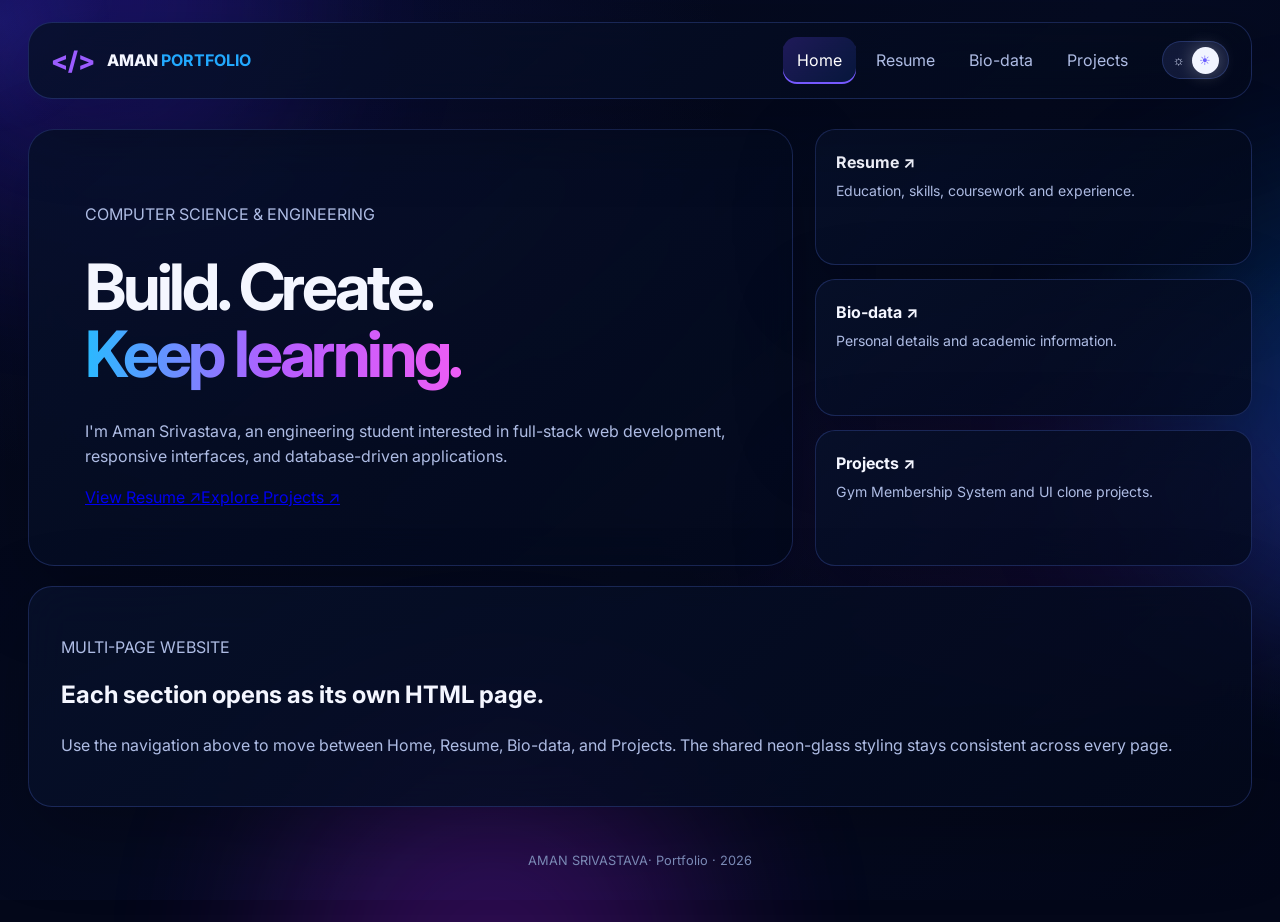
<file: index.html>
<!DOCTYPE html>
<html lang="en">
<head>
<meta charset="UTF-8"><meta name="viewport" content="width=device-width, initial-scale=1.0">
<meta name="description" content="Atharva R Kulkarni's resume and multi-page portfolio website.">
<title>Home | Aman Srivastava</title>
<link rel="preconnect" href="https://fonts.googleapis.com"><link rel="preconnect" href="https://fonts.gstatic.com" crossorigin>
<link href="https://fonts.googleapis.com/css2?family=Inter:wght@400;500;600;700;800&family=Kalam:wght@400;700&display=swap" rel="stylesheet">
<link rel="stylesheet" href="style.css">
</head><body>

<div class="ambient ambient-one"></div><div class="ambient ambient-two"></div><div class="ambient ambient-three"></div><div class="cursor-glow" aria-hidden="true"></div>
<header class="site-topbar glass">
  <a class="site-brand" href="index.html"><span class="site-brand-icon">&lt;/&gt;</span><span>AMAN <b>PORTFOLIO</b></span></a>
  <button class="site-menu" aria-label="Toggle navigation" aria-expanded="false">☰</button>
  <nav class="site-nav" aria-label="Main navigation"><a href="index.html" class="active">Home</a><a href="resume.html" class="">Resume</a><a href="biodata.html" class="">Bio-data</a><a href="projects.html" class="">Projects</a></nav>
  <button id="themeToggle" class="theme-toggle" type="button" aria-label="Toggle theme" title="Toggle theme"><span>☼</span><span class="theme-knob">☀</span></button>
</header>
<main class="page-wrap">
<section class="home-grid">
 <div class="home-hero glass">
  <p class="eyebrow">COMPUTER SCIENCE & ENGINEERING</p>
  <h1>Build. Create.<br><span>Keep learning.</span></h1>
  <p>I'm Aman Srivastava, an engineering student interested in full-stack web development, responsive interfaces, and database-driven applications.</p>
  <div class="action-row"><a class="btn btn-primary" href="resume.html">View Resume ↗</a><a class="btn btn-secondary" href="projects.html">Explore Projects ↗</a></div>
 </div>
 <div class="quick-links">
  <a class="quick-link glass" href="resume.html"><strong>Resume ↗</strong><span>Education, skills, coursework and experience.</span></a>
  <a class="quick-link glass" href="biodata.html"><strong>Bio-data ↗</strong><span>Personal details and academic information.</span></a>
  <a class="quick-link glass" href="projects.html"><strong>Projects ↗</strong><span>Gym Membership System and UI clone projects.</span></a>
 </div>
</section>
<section class="content-card glass" style="margin-top:20px"><p class="eyebrow">MULTI-PAGE WEBSITE</p><h2>Each section opens as its own HTML page.</h2><p>Use the navigation above to move between Home, Resume, Bio-data, and Projects. The shared neon-glass styling stays consistent across every page.</p></section>
</main>
<footer class="site-footer">AMAN SRIVASTAVA· Portfolio · <span data-year></span></footer>
<script src="script.js"></script>
</body></html>
</file>
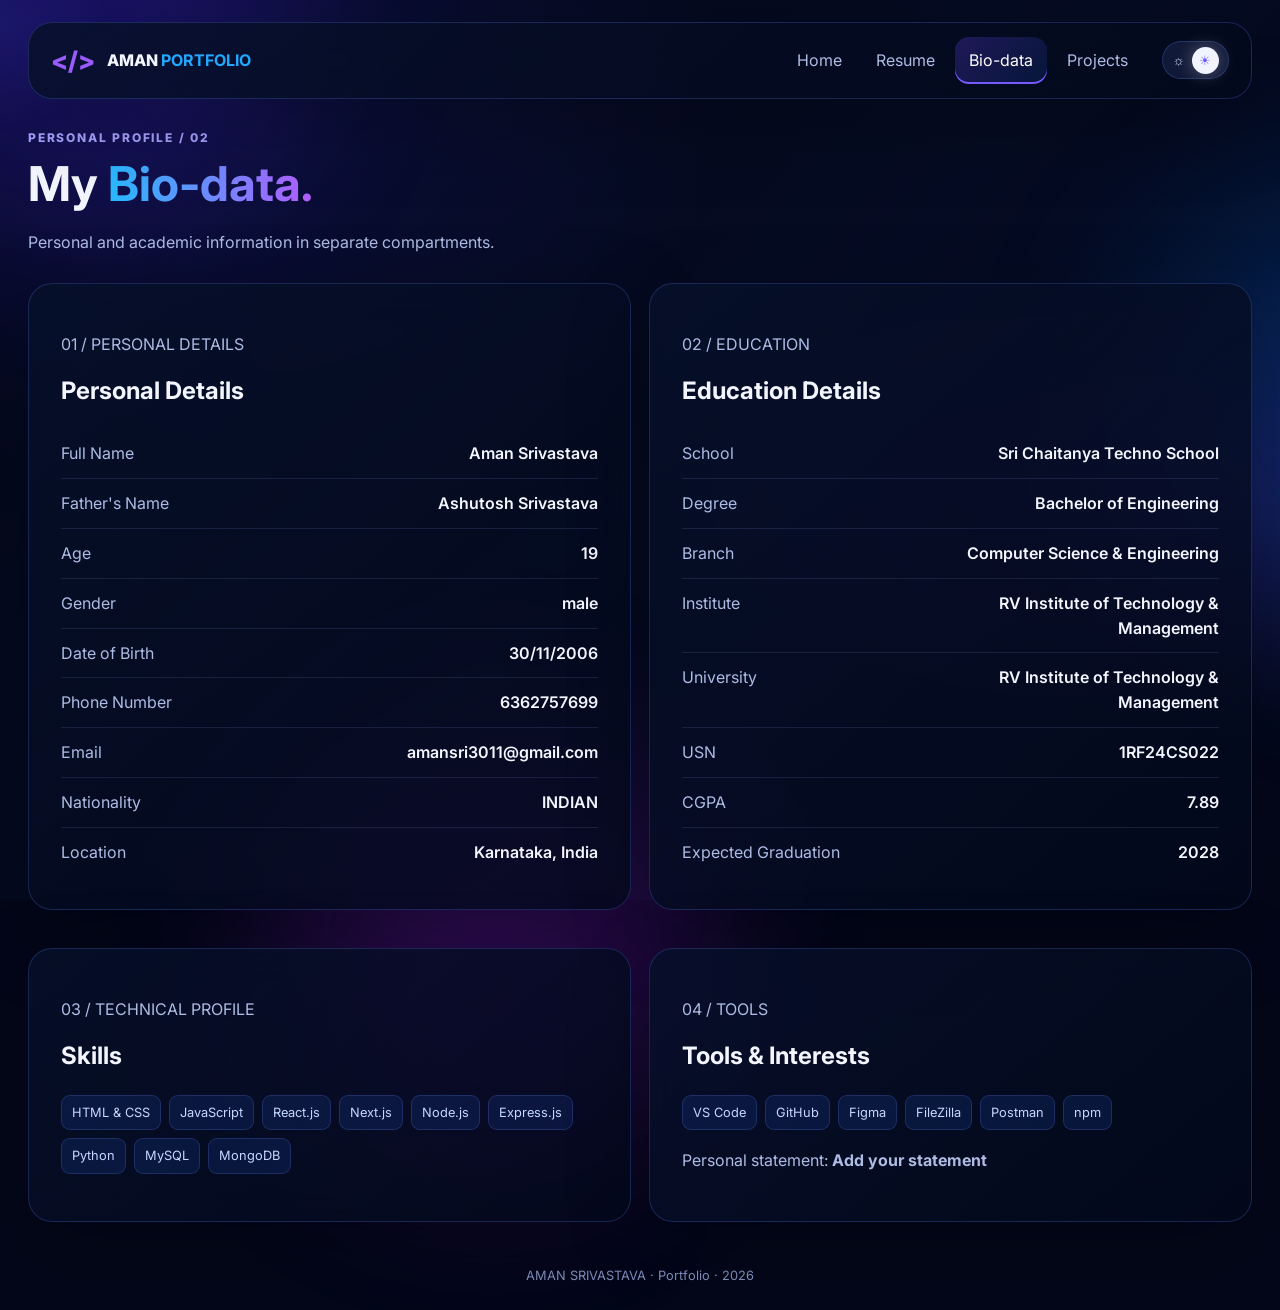
<file: biodata.html>
<!DOCTYPE html>
<html lang="en">
<head>
<meta charset="UTF-8"><meta name="viewport" content="width=device-width, initial-scale=1.0">
<meta name="description" content="Atharva R Kulkarni's resume and multi-page portfolio website.">
<title>Bio-data | Aman Srivastava</title>
<link rel="preconnect" href="https://fonts.googleapis.com"><link rel="preconnect" href="https://fonts.gstatic.com" crossorigin>
<link href="https://fonts.googleapis.com/css2?family=Inter:wght@400;500;600;700;800&family=Kalam:wght@400;700&display=swap" rel="stylesheet">
<link rel="stylesheet" href="style.css">
</head><body>

<div class="ambient ambient-one"></div><div class="ambient ambient-two"></div><div class="ambient ambient-three"></div><div class="cursor-glow" aria-hidden="true"></div>
<header class="site-topbar glass">
  <a class="site-brand" href="index.html"><span class="site-brand-icon">&lt;/&gt;</span><span>AMAN <b>PORTFOLIO</b></span></a>
  <button class="site-menu" aria-label="Toggle navigation" aria-expanded="false">☰</button>
  <nav class="site-nav" aria-label="Main navigation"><a href="index.html" class="">Home</a><a href="resume.html" class="">Resume</a><a href="biodata.html" class="active">Bio-data</a><a href="projects.html" class="">Projects</a></nav>
  <button id="themeToggle" class="theme-toggle" type="button" aria-label="Toggle theme" title="Toggle theme"><span>☼</span><span class="theme-knob">☀</span></button>
</header>
<main class="page-wrap">
<div class="page-heading"><p class="eyebrow">PERSONAL PROFILE / 02</p><h1>My <span>Bio-data.</span></h1><p>Personal and academic information in separate compartments.</p></div>
<div class="page-grid">
 <section class="content-card glass"><p class="eyebrow">01 / PERSONAL DETAILS</p><h2>Personal Details</h2><div class="data-table">
 <div><span>Full Name</span><strong>Aman Srivastava</strong></div><div><span>Father's Name</span><strong>Ashutosh Srivastava</strong></div><div><span>Age</span><strong>19</strong></div><div><span>Gender</span><strong>male</strong></div><div><span>Date of Birth</span><strong>30/11/2006</strong></div><div><span>Phone Number</span><strong>6362757699</strong></div><div><span>Email</span><strong>amansri3011@gmail.com</strong></div><div><span>Nationality</span><strong>INDIAN</strong></div><div><span>Location</span><strong>Karnataka, India</strong></div>
 </div></section>
 <section class="content-card glass"><p class="eyebrow">02 / EDUCATION</p><h2>Education Details</h2><div class="data-table"><div><span>School</span><strong>Sri Chaitanya Techno School</strong></div><div><span>Degree</span><strong>Bachelor of Engineering</strong></div><div><span>Branch</span><strong>Computer Science & Engineering</strong></div><div><span>Institute</span><strong>RV Institute of Technology & Management</strong></div><div><span>University</span><strong>RV Institute of Technology & Management</strong></div><div><span>USN</span><strong>1RF24CS022</strong></div><div><span>CGPA</span><strong>7.89</strong></div><div><span>Expected Graduation</span><strong>2028</strong></div>
 </div></section>
 <section class="content-card glass"><p class="eyebrow">03 / TECHNICAL PROFILE</p><h2>Skills</h2><div class="tag-row"><span>HTML & CSS</span><span>JavaScript</span><span>React.js</span><span>Next.js</span><span>Node.js</span><span>Express.js</span><span>Python</span><span>MySQL</span><span>MongoDB</span></div></section>
 <section class="content-card glass"><p class="eyebrow">04 / TOOLS</p><h2>Tools & Interests</h2><div class="tag-row"><span>VS Code</span><span>GitHub</span><span>Figma</span><span>FileZilla</span><span>Postman</span><span>npm</span></div><p style="margin-top:18px">Personal statement: <strong>Add your statement</strong></p></section>
</div>
</main>
<footer class="site-footer">AMAN SRIVASTAVA · Portfolio · <span data-year></span></footer>
<script src="script.js"></script>
</body></html>
</file>
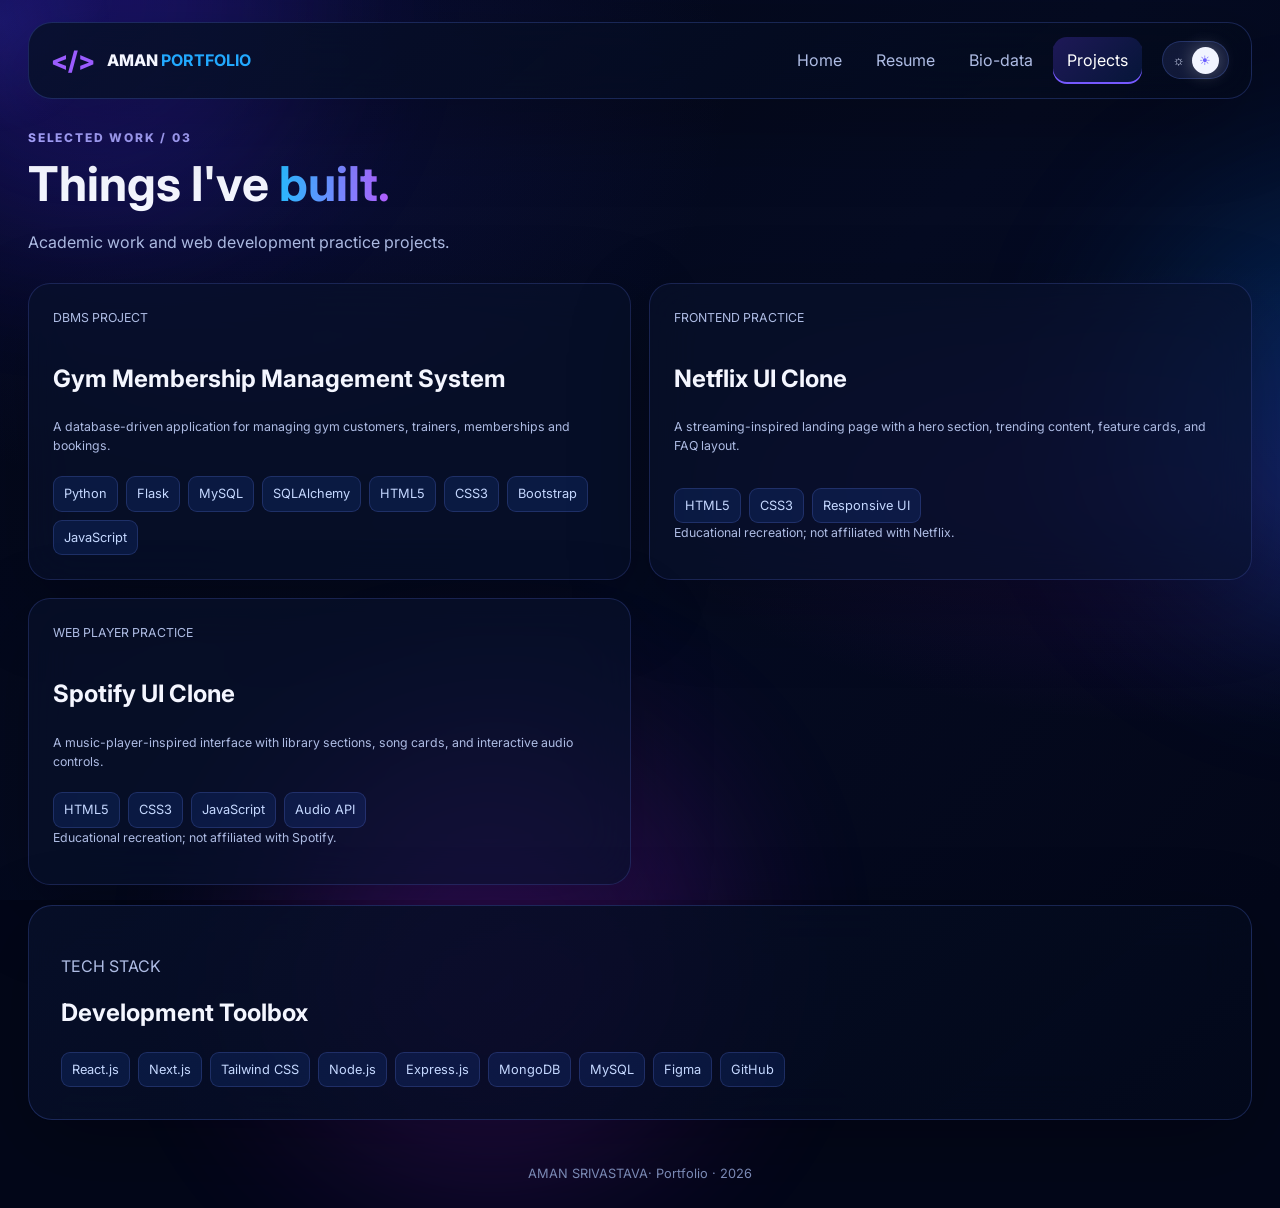
<file: projects.html>
<!DOCTYPE html>
<html lang="en">
<head>
<meta charset="UTF-8"><meta name="viewport" content="width=device-width, initial-scale=1.0">
<meta name="description" content="Atharva R Kulkarni's resume and multi-page portfolio website.">
<title>Projects | Aman Srivastava</title>
<link rel="preconnect" href="https://fonts.googleapis.com"><link rel="preconnect" href="https://fonts.gstatic.com" crossorigin>
<link href="https://fonts.googleapis.com/css2?family=Inter:wght@400;500;600;700;800&family=Kalam:wght@400;700&display=swap" rel="stylesheet">
<link rel="stylesheet" href="style.css">
</head><body>

<div class="ambient ambient-one"></div><div class="ambient ambient-two"></div><div class="ambient ambient-three"></div><div class="cursor-glow" aria-hidden="true"></div>
<header class="site-topbar glass">
  <a class="site-brand" href="index.html"><span class="site-brand-icon">&lt;/&gt;</span><span>AMAN <b>PORTFOLIO</b></span></a>
  <button class="site-menu" aria-label="Toggle navigation" aria-expanded="false">☰</button>
  <nav class="site-nav" aria-label="Main navigation"><a href="index.html" class="">Home</a><a href="resume.html" class="">Resume</a><a href="biodata.html" class="">Bio-data</a><a href="projects.html" class="active">Projects</a></nav>
  <button id="themeToggle" class="theme-toggle" type="button" aria-label="Toggle theme" title="Toggle theme"><span>☼</span><span class="theme-knob">☀</span></button>
</header>
<main class="page-wrap">
<div class="page-heading"><p class="eyebrow">SELECTED WORK / 03</p><h1>Things I've <span>built.</span></h1><p>Academic work and web development practice projects.</p></div>
<div class="project-cards">
 <article class="project-card glass"><p class="eyebrow">DBMS PROJECT</p><h2>Gym Membership Management System</h2><p>A database-driven application for managing gym customers, trainers, memberships and bookings.</p><div class="tech-list"><span>Python</span><span>Flask</span><span>MySQL</span><span>SQLAlchemy</span><span>HTML5</span><span>CSS3</span><span>Bootstrap</span><span>JavaScript</span></div></article>
 <article class="project-card glass"><p class="eyebrow">FRONTEND PRACTICE</p><h2>Netflix UI Clone</h2><p>A streaming-inspired landing page with a hero section, trending content, feature cards, and FAQ layout.</p><div class="tech-list"><span>HTML5</span><span>CSS3</span><span>Responsive UI</span></div><p class="muted">Educational recreation; not affiliated with Netflix.</p></article>
 <article class="project-card glass"><p class="eyebrow">WEB PLAYER PRACTICE</p><h2>Spotify UI Clone</h2><p>A music-player-inspired interface with library sections, song cards, and interactive audio controls.</p><div class="tech-list"><span>HTML5</span><span>CSS3</span><span>JavaScript</span><span>Audio API</span></div><p class="muted">Educational recreation; not affiliated with Spotify.</p></article>
</div>
<section class="content-card glass" style="margin-top:20px"><p class="eyebrow">TECH STACK</p><h2>Development Toolbox</h2><div class="tag-row"><span>React.js</span><span>Next.js</span><span>Tailwind CSS</span><span>Node.js</span><span>Express.js</span><span>MongoDB</span><span>MySQL</span><span>Figma</span><span>GitHub</span></div></section>
</main>
<footer class="site-footer">AMAN SRIVASTAVA· Portfolio · <span data-year></span></footer>
<script src="script.js"></script>
</body></html>
</file>
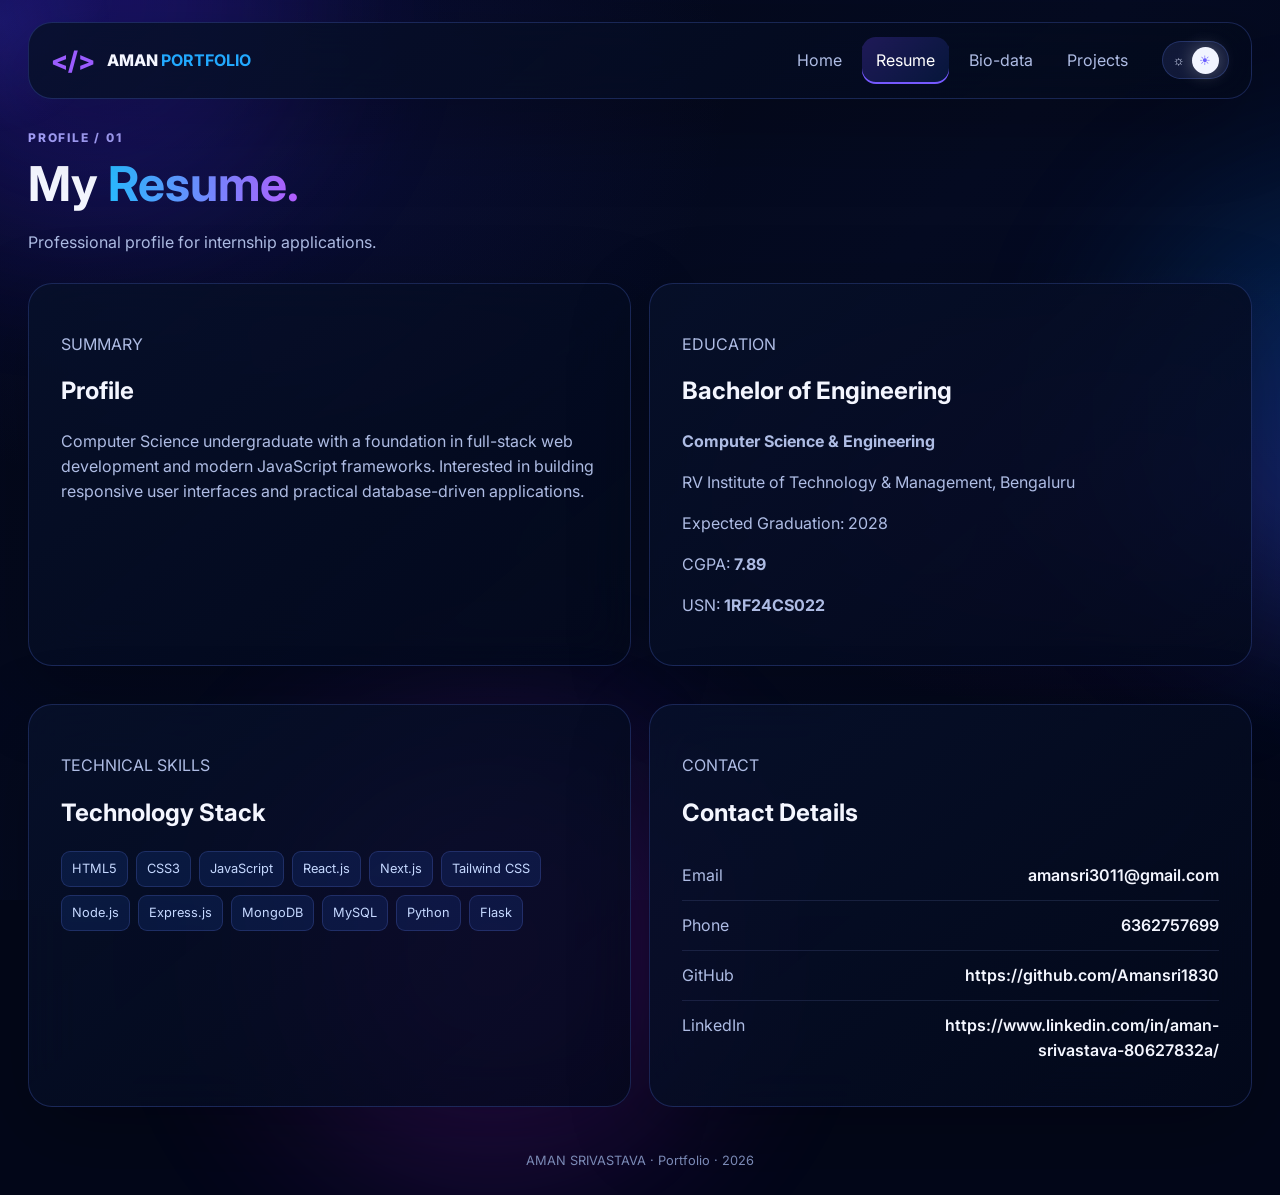
<file: resume.html>
<!DOCTYPE html>
<html lang="en">
<head>
<meta charset="UTF-8"><meta name="viewport" content="width=device-width, initial-scale=1.0">
<meta name="description" content="Atharva R Kulkarni's resume and multi-page portfolio website.">
<title>Resume | Aman Srivastava</title>
<link rel="preconnect" href="https://fonts.googleapis.com"><link rel="preconnect" href="https://fonts.gstatic.com" crossorigin>
<link href="https://fonts.googleapis.com/css2?family=Inter:wght@400;500;600;700;800&family=Kalam:wght@400;700&display=swap" rel="stylesheet">
<link rel="stylesheet" href="style.css">
</head><body>

<div class="ambient ambient-one"></div><div class="ambient ambient-two"></div><div class="ambient ambient-three"></div><div class="cursor-glow" aria-hidden="true"></div>
<header class="site-topbar glass">
  <a class="site-brand" href="index.html"><span class="site-brand-icon">&lt;/&gt;</span><span>AMAN <b>PORTFOLIO</b></span></a>
  <button class="site-menu" aria-label="Toggle navigation" aria-expanded="false">☰</button>
  <nav class="site-nav" aria-label="Main navigation"><a href="index.html" class="">Home</a><a href="resume.html" class="active">Resume</a><a href="biodata.html" class="">Bio-data</a><a href="projects.html" class="">Projects</a></nav>
  <button id="themeToggle" class="theme-toggle" type="button" aria-label="Toggle theme" title="Toggle theme"><span>☼</span><span class="theme-knob">☀</span></button>
</header>
<main class="page-wrap">
<div class="page-heading"><p class="eyebrow">PROFILE / 01</p><h1>My <span>Resume.</span></h1><p>Professional profile for internship applications.</p></div>
<div class="page-grid">
 <section class="content-card glass"><p class="eyebrow">SUMMARY</p><h2>Profile</h2><p>Computer Science undergraduate with a foundation in full-stack web development and modern JavaScript frameworks. Interested in building responsive user interfaces and practical database-driven applications.</p></section>
 <section class="content-card glass"><p class="eyebrow">EDUCATION</p><h2>Bachelor of Engineering</h2><p><strong>Computer Science & Engineering</strong></p><p>RV Institute of Technology & Management, Bengaluru</p><p>Expected Graduation: 2028</p>
  <p>CGPA: <strong>7.89</strong></p><p>USN: <strong>1RF24CS022</strong></p></section>
 <section class="content-card glass"><p class="eyebrow">TECHNICAL SKILLS</p><h2>Technology Stack</h2><div class="tag-row"><span>HTML5</span><span>CSS3</span><span>JavaScript</span><span>React.js</span><span>Next.js</span><span>Tailwind CSS</span><span>Node.js</span><span>Express.js</span><span>MongoDB</span><span>MySQL</span><span>Python</span><span>Flask</span></div></section>
 <section class="content-card glass"><p class="eyebrow">CONTACT</p><h2>Contact Details</h2><div class="data-table"><div><span>Email</span><strong>amansri3011@gmail.com</strong></div><div><span>Phone</span><strong>6362757699</strong></div><div><span>GitHub</span><strong>https://github.com/Amansri1830</strong></div><div><span>LinkedIn</span><strong>https://www.linkedin.com/in/aman-srivastava-80627832a/</strong></div></div></section>
</div>
</main>
<footer class="site-footer">AMAN SRIVASTAVA · Portfolio · <span data-year></span></footer>
<script src="script.js"></script>
</body></html>
</file>
<file: style.css>
@import url('https://fonts.googleapis.com/css2?family=Inter:wght@400;500;600;700;800&family=Kalam:wght@400;700&display=swap');

:root {
  --bg: #030719;
  --panel: rgba(5, 13, 35, .83);
  --panel-soft: rgba(9, 19, 49, .74);
  --line: rgba(98, 129, 255, .23);
  --text: #f4f6ff;
  --muted: #aebce4;
  --blue: #22a9ff;
  --purple: #9b5cff;
  --pink: #ed5df5;
  --shadow: 0 25px 80px rgba(0, 0, 0, .25);
}
* { box-sizing: border-box; }
html { scroll-behavior: smooth; scroll-padding-top: 110px; }
body {
  margin: 0; min-height: 100vh; overflow-x: hidden; background: var(--bg); color: var(--text);
  font-family: Inter, system-ui, sans-serif; line-height: 1.55; position: relative;
}
body::before {
  content: ""; position: fixed; inset: 0; pointer-events: none; z-index: -3;
  background: radial-gradient(ellipse at 15% 10%, rgba(47, 45, 188, .2), transparent 35%),
              radial-gradient(ellipse at 95% 55%, rgba(126, 22, 211, .16), transparent 33%),
              linear-gradient(130deg, #030719, #050b22 55%, #030719);
}
.ambient { position: fixed; width: 420px; height: 420px; border-radius: 50%; filter: blur(95px); opacity: .24; z-index: -2; pointer-events: none; animation: drift 16s ease-in-out infinite alternate; }
.ambient-one { background: #4b24ff; top: -210px; left: -130px; }
.ambient-two { background: #007bff; top: 22%; right: -280px; animation-delay: -5s; }
.ambient-three { background: #b21dff; bottom: -260px; left: 22%; animation-delay: -9s; }
@keyframes drift { from { transform: translate3d(-15px, -10px, 0) scale(.9); } to { transform: translate3d(45px, 35px, 0) scale(1.12); } }
.glass { background: linear-gradient(140deg, rgba(7, 16, 42, .88), rgba(3, 9, 27, .78)); border: 1px solid var(--line); box-shadow: var(--shadow); backdrop-filter: blur(24px); }
.topbar { width: min(1400px, calc(100% - 56px)); min-height: 82px; margin: 22px auto 38px; padding: 12px 25px; border-radius: 24px; display: flex; align-items: center; gap: 28px; position: sticky; top: 12px; z-index: 10; }
.brand { color: var(--text); text-decoration: none; font-weight: 700; font-size: 1.16rem; display: flex; align-items: center; gap: 18px; white-space: nowrap; }
.brand b { background: linear-gradient(90deg, var(--purple), var(--blue)); -webkit-background-clip: text; background-clip: text; color: transparent; }
.brand-icon { font-size: 1.8rem; font-weight: 800; color: var(--purple); text-shadow: 0 0 22px rgba(155, 92, 255, .6); }
.nav { display: flex; align-items: center; justify-content: center; gap: 8px; margin: 0 auto; }
.nav a { text-decoration: none; color: var(--muted); font-size: .94rem; padding: 13px 20px; border-radius: 16px; transition: .25s ease; }
.nav a:hover, .nav a.active { color: white; background: linear-gradient(135deg, rgba(111, 69, 255, .22), rgba(23, 111, 255, .12)); box-shadow: inset 0 -2px 0 #7659ff, 0 0 26px rgba(96, 69, 255, .12); }
.theme-toggle { width: 67px; height: 38px; border: 1px solid var(--line); border-radius: 30px; background: rgba(50, 65, 121, .3); color: #dce4ff; display: flex; align-items: center; justify-content: space-around; cursor: pointer; flex-shrink: 0; }
.theme-knob { display: grid; place-items: center; width: 27px; height: 27px; background: #f1f4ff; color: #6a5cff; border-radius: 50%; box-shadow: 0 0 18px rgba(255,255,255,.3); }
.menu-toggle { display: none; }
.layout { width: min(1400px, calc(100% - 56px)); margin: 0 auto; display: grid; grid-template-columns: 365px minmax(0, 1fr); gap: 28px; align-items: stretch; }
.profile-panel, .content-panel { border-radius: 26px; position: relative; overflow: hidden; }
.profile-panel { padding: 24px 20px; }
.profile-head { text-align: center; padding: 0 6px 22px; border-bottom: 1px solid rgba(139, 160, 235, .16); }
.avatar { width: 92px; height: 92px; margin: 0 auto 12px; display: grid; place-items: center; border: 4px solid transparent; border-radius: 50%; background: linear-gradient(#0a1333, #0a1333) padding-box, linear-gradient(135deg, var(--purple), var(--blue)) border-box; box-shadow: 0 0 28px rgba(123, 79, 255, .24); font-size: 1.7rem; font-weight: 700; color: #d7ccff; }
.profile-head h1 { font-size: 1.35rem; margin: 0 0 3px; letter-spacing: -.03em; }
.profile-head p { margin: 0; color: #e1e7ff; font-size: .94rem; }
.muted { color: var(--muted); font-size: .88rem; }
.side-section { padding: 20px 0; border-bottom: 1px solid rgba(139, 160, 235, .16); }
.side-section h2 { font-size: 1rem; font-weight: 600; display: flex; align-items: center; gap: 12px; margin: 0 0 14px; }
.section-icon { color: #a7a3ff; font-size: 1.25rem; text-shadow: 0 0 15px #6c6bff; }
.detail { display: flex; gap: 12px; align-items: center; text-decoration: none; color: var(--text); margin: 11px 0; min-width: 0; }
.detail-icon { flex-shrink: 0; width: 40px; height: 40px; display: grid; place-items: center; border-radius: 50%; background: linear-gradient(140deg, rgba(37, 125, 255, .38), rgba(122, 77, 255, .2)); border: 1px solid rgba(115, 139, 255, .16); font-size: 1.15rem; }
.detail-icon.linkedin { font-weight: 800; font-size: 1.1rem; }
.detail small, .detail strong { display: block; }
.detail small { color: var(--muted); font-size: .77rem; margin-bottom: 1px; }
.detail strong { font-size: .82rem; font-weight: 500; overflow-wrap: anywhere; }
.detail:hover strong { color: #83cfff; }
.education-card { border: 1px solid rgba(105, 112, 255, .35); background: linear-gradient(140deg, rgba(20, 28, 72, .45), rgba(7, 14, 38, .5)); padding: 16px; border-radius: 17px; }
.education-card h3 { margin: 0 0 4px; font-size: .9rem; line-height: 1.4; }
.education-card p { color: var(--muted); font-size: .83rem; margin: 0 0 10px; }
.education-meta { font-size: .81rem; margin-top: 5px; display: flex; gap: 8px; align-items: center; }
.education-meta span { color: #a7a2ff; }
.sidebar-footer { color: #9db2d9; font-size: .74rem; display: flex; align-items: center; gap: 8px; padding: 17px 0 0; }
.pulse-dot { width: 7px; height: 7px; background: #4ee7bd; border-radius: 50%; box-shadow: 0 0 12px #4ee7bd; }
.content-panel { padding: 38px 30px 90px; min-height: 800px; }
.content-heading { display: flex; align-items: center; gap: 24px; margin: 0 0 44px 15px; position: relative; z-index: 2; }
.heading-icon { width: 72px; height: 72px; flex-shrink: 0; display: grid; place-items: center; border-radius: 50%; font-size: 2rem; background: linear-gradient(135deg, rgba(169, 50, 255, .45), rgba(0, 144, 255, .18)); border: 1px solid rgba(87, 130, 255, .65); box-shadow: 0 0 35px rgba(85, 69, 255, .15); }
.content-heading h2 { font-size: clamp(1.65rem, 3vw, 2.25rem); line-height: 1.2; letter-spacing: -.04em; margin: 0 0 8px; }
.content-heading h2 span { background: linear-gradient(90deg, #29baff, #b45dff); -webkit-background-clip: text; background-clip: text; color: transparent; }
.content-heading p { color: var(--muted); margin: 0; font-size: .94rem; }
.course-badge { margin-left: auto; border: 1px solid rgba(149, 77, 255, .55); color: #c3a1ff; padding: 12px 18px; border-radius: 25px; white-space: nowrap; font-weight: 600; font-size: .83rem; }
.question-card { position: relative; z-index: 1; display: grid; grid-template-columns: 60px minmax(0, 1fr) auto; align-items: start; gap: 22px; padding: 31px 25px; margin: 0 0 25px; border-radius: 23px; border: 1px solid rgba(30, 105, 255, .78); background: linear-gradient(115deg, rgba(5, 17, 50, .84), rgba(12, 18, 56, .72)); transition: transform .3s ease, border-color .3s ease, box-shadow .3s ease; }
.question-card:hover { transform: translateY(-4px); border-color: #a05cff; box-shadow: 0 18px 45px rgba(23, 77, 255, .12), 0 0 28px rgba(126, 64, 255, .1); }
.number { width: 58px; height: 58px; display: grid; place-items: center; border-radius: 50%; font-size: 1.5rem; font-weight: 700; background: linear-gradient(135deg, #633bff, #1722a6); border: 1px solid rgba(122, 153, 255, .65); box-shadow: 0 0 25px rgba(74, 62, 255, .25); }
.question-card p { margin: 5px 0 0; font-size: clamp(.96rem, 1.5vw, 1.2rem); line-height: 1.85; color: #f1f4ff; }
.question-card em { color: #ed72f4; font-style: normal; font-weight: 700; }
.question-card strong { color: #42b7ff; font-weight: 700; }
.question-card b { color: #b86bff; }
.marks { white-space: nowrap; font-size: .82rem; font-weight: 600; padding: 12px 16px; border-radius: 25px; background: rgba(71, 80, 166, .25); border: 1px solid rgba(112, 124, 255, .12); margin-top: 2px; }
.marks:first-letter { color: #b8b9ff; }
.projects-section { position: relative; z-index: 1; margin-top: 42px; }
.subheading { display: flex; justify-content: space-between; align-items: center; margin-bottom: 17px; }
.subheading h3 { font-size: 1.08rem; margin: 0; }
.subheading span { color: var(--muted); font-size: .8rem; }
.project-grid { display: grid; grid-template-columns: repeat(3, 1fr); gap: 13px; }
.project-card { padding: 18px 16px; border: 1px solid rgba(107, 124, 255, .2); background: rgba(8, 17, 44, .65); border-radius: 17px; transition: .25s ease; }
.project-card:hover { transform: translateY(-4px); border-color: rgba(155, 92, 255, .65); }
.project-symbol { font-size: 1.4rem; color: #9c8bff; }
.project-card h4 { font-size: .88rem; margin: 8px 0 5px; }
.project-card p { color: var(--muted); font-size: .77rem; margin: 0 0 13px; }
.tags { display: flex; flex-wrap: wrap; gap: 5px; }
.tags span { color: #a9cfff; font-size: .65rem; padding: 4px 7px; border-radius: 7px; background: rgba(45, 108, 255, .13); }
.bottom-note { position: absolute; right: 7%; bottom: 48px; z-index: 2; font-family: Kalam, cursive; color: #9d87ff; font-size: 1.45rem; transform: rotate(-7deg); }
.bottom-note .arrow { font-family: Inter, sans-serif; font-size: 1.5rem; margin-left: 8px; }
.wave { position: absolute; height: 120px; left: -4%; right: -4%; bottom: -68px; pointer-events: none; border-radius: 50% 50% 0 0; filter: blur(1px); }
.wave-one { background: linear-gradient(100deg, rgba(100, 20, 255, .55), rgba(0, 119, 255, .25), rgba(80, 20, 220, .35)); transform: rotate(2deg); }
.wave-two { bottom: -91px; background: linear-gradient(100deg, rgba(17, 42, 169, .55), rgba(0, 154, 255, .35), rgba(71, 26, 180, .4)); transform: rotate(-3deg); }
.page-footer { text-align: center; padding: 25px 20px 35px; color: #7284b4; font-size: .78rem; }
.cursor-glow { position: fixed; width: 230px; height: 230px; border-radius: 50%; pointer-events: none; z-index: -1; background: radial-gradient(circle, rgba(72, 80, 255, .12), transparent 68%); transform: translate(-50%, -50%); }
body.light {
  --bg: #edf2ff; --panel: rgba(255,255,255,.86); --panel-soft: rgba(255,255,255,.8);
  --line: rgba(83, 101, 195, .22); --text: #172044; --muted: #5d6b91; --shadow: 0 20px 70px rgba(52, 69, 137, .13);
}
body.light::before { background: radial-gradient(ellipse at 15% 10%, rgba(124, 99, 255, .18), transparent 35%), linear-gradient(130deg, #edf2ff, #f7f8ff); }
body.light .glass { background: linear-gradient(140deg, rgba(255,255,255,.92), rgba(244,247,255,.84)); }
body.light .question-card { background: linear-gradient(115deg, rgba(235,241,255,.94), rgba(247,239,255,.9)); }
body.light .question-card p, body.light .profile-head p { color: #20294d; }
body.light .project-card, body.light .education-card { background: rgba(239,243,255,.9); }
body.light .detail { color: #172044; }
@media (max-width: 1100px) {
  .topbar, .layout { width: min(100% - 32px, 900px); }
  .topbar { gap: 12px; padding: 12px 17px; }
  .brand { gap: 10px; font-size: 1rem; }
  .nav a { padding: 12px 10px; font-size: .85rem; }
  .layout { grid-template-columns: 300px minmax(0, 1fr); gap: 18px; }
  .content-panel { padding: 28px 20px 90px; }
  .content-heading { margin-left: 0; gap: 15px; }
  .question-card { grid-template-columns: 48px minmax(0, 1fr); gap: 15px; padding: 24px 19px; }
  .number { width: 48px; height: 48px; }
  .marks { grid-column: 2; justify-self: start; margin-top: 0; }
  .project-grid { grid-template-columns: 1fr; }
}
@media (max-width: 760px) {
  .topbar { width: calc(100% - 24px); min-height: 70px; margin: 12px auto 22px; border-radius: 19px; }
  .brand { font-size: .92rem; }
  .brand-icon { font-size: 1.45rem; }
  .menu-toggle { margin-left: auto; display: flex; flex-direction: column; gap: 5px; padding: 10px; border: 0; background: transparent; cursor: pointer; }
  .menu-toggle span { display: block; width: 22px; height: 2px; border-radius: 4px; background: #cdd8ff; }
  .nav { display: none; position: absolute; top: calc(100% + 10px); left: 0; right: 0; padding: 10px; border-radius: 18px; border: 1px solid var(--line); background: rgba(5, 10, 31, .97); box-shadow: var(--shadow); flex-direction: column; align-items: stretch; }
  .nav.open { display: flex; }
  .nav a { text-align: center; }
  .theme-toggle { width: 56px; }
  .layout { width: calc(100% - 24px); grid-template-columns: 1fr; gap: 16px; }
  .profile-panel { padding: 20px 18px; }
  .profile-head { padding-bottom: 18px; }
  .content-panel { min-height: 0; padding: 25px 16px 100px; }
  .content-heading { align-items: flex-start; gap: 13px; margin-bottom: 28px; flex-wrap: wrap; }
  .heading-icon { width: 52px; height: 52px; font-size: 1.5rem; }
  .content-heading h2 { font-size: 1.55rem; }
  .content-heading p { font-size: .83rem; }
  .course-badge { margin-left: 65px; margin-top: -8px; padding: 8px 12px; }
  .question-card { grid-template-columns: 42px minmax(0, 1fr); gap: 12px; padding: 19px 14px; border-radius: 18px; }
  .number { width: 42px; height: 42px; font-size: 1.15rem; }
  .question-card p { font-size: .94rem; line-height: 1.75; margin-top: 0; }
  .marks { grid-column: 2; font-size: .75rem; padding: 8px 11px; }
  .bottom-note { bottom: 38px; font-size: 1.2rem; }
}
@media (prefers-reduced-motion: reduce) {
  *, *::before, *::after { scroll-behavior: auto !important; animation-duration: .01ms !important; transition-duration: .01ms !important; }
}


/* Multi-page navigation and content */
.page-wrap { width:min(1400px,calc(100% - 56px)); margin:0 auto; }
.page-heading { margin:10px 0 28px; }
.page-heading .eyebrow { color:#a7a3ff; letter-spacing:.15em; font-size:.75rem; font-weight:800; }
.page-heading h1 { font-size:clamp(2rem,4vw,3rem); margin:0 0 8px; }
.page-heading h1 span { background:linear-gradient(90deg,#29baff,#b45dff); -webkit-background-clip:text; background-clip:text; color:transparent; }
.page-heading p { color:var(--muted); margin:0; }
.site-topbar { width:min(1400px,calc(100% - 56px)); margin:22px auto 30px; padding:14px 22px; border-radius:24px; display:flex; align-items:center; gap:20px; position:sticky; top:12px; z-index:20; }
.site-brand { color:var(--text); text-decoration:none; font-weight:800; display:flex; align-items:center; gap:12px; white-space:nowrap; }
.site-brand b { color:var(--blue); }
.site-brand-icon { font-size:1.6rem; color:var(--purple); }
.site-nav { display:flex; gap:6px; align-items:center; margin-left:auto; }
.site-nav a { color:var(--muted); text-decoration:none; padding:11px 14px; border-radius:14px; transition:.2s; }
.site-nav a:hover,.site-nav a.active { color:white; background:linear-gradient(135deg,rgba(111,69,255,.25),rgba(23,111,255,.12)); box-shadow:inset 0 -2px 0 #7659ff; }
.site-menu { display:none; border:1px solid var(--line); border-radius:10px; padding:8px 12px; color:var(--text); background:var(--panel-soft); }
.content-card { border-radius:24px; padding:clamp(20px,3vw,32px); margin-bottom:20px; min-width:0; }
.content-card h2 { margin-top:0; }
.content-card p,.content-card li { color:var(--muted); }
.home-grid { display:grid; grid-template-columns:minmax(0,1.4fr) minmax(250px,.8fr); gap:22px; }
.home-hero { padding:clamp(28px,5vw,56px); min-height:340px; display:flex; flex-direction:column; justify-content:center; border-radius:26px; }
.home-hero h1 { font-size:clamp(2.5rem,5vw,4.5rem); line-height:1.05; margin:10px 0 16px; letter-spacing:-.05em; }
.home-hero h1 span { background:linear-gradient(90deg,#29baff,#b45dff,#ed5df5); -webkit-background-clip:text; background-clip:text; color:transparent; }
.home-hero p { color:var(--muted); max-width:650px; }
.quick-links { display:grid; gap:14px; }
.quick-link { padding:20px; border-radius:20px; text-decoration:none; color:var(--text); display:block; }
.quick-link span { display:block; color:var(--muted); font-size:.88rem; margin-top:5px; }
.quick-link:hover { border-color:#8b69ff; transform:translateY(-2px); }
.page-grid { display:grid; grid-template-columns:repeat(2,minmax(0,1fr)); gap:18px; }
.data-table { display:grid; }
.data-table div { display:flex; justify-content:space-between; gap:16px; padding:12px 0; border-bottom:1px solid rgba(139,160,235,.14); }
.data-table div:last-child { border-bottom:0; }
.data-table span { color:var(--muted); flex:0 0 40%; }
.data-table strong { text-align:right; overflow-wrap:anywhere; font-weight:600; }
.tag-row,.tech-list { display:flex; flex-wrap:wrap; gap:8px; }
.tag-row span,.tech-list span { padding:7px 10px; border-radius:9px; background:rgba(45,108,255,.13); border:1px solid rgba(115,139,255,.2); color:#c5d8ff; font-size:.8rem; }
.project-cards { display:grid; grid-template-columns:repeat(2,minmax(0,1fr)); gap:18px; }
.project-card { display:flex; flex-direction:column; border-radius:22px; padding:24px; min-width:0; }
.project-card p { color:var(--muted); }
.project-card .tech-list { margin-top:auto; padding-top:8px; }
.site-footer { text-align:center; padding:24px; color:#8292c0; font-size:.8rem; }
@media(max-width:900px) { .home-grid { grid-template-columns:1fr; } }
@media(max-width:760px) {
 .page-wrap,.site-topbar { width:calc(100% - 24px); }
 .site-topbar { margin:12px auto 22px; padding:12px 14px; }
 .site-menu { display:block; margin-left:auto; }
 .site-nav { display:none; position:absolute; top:calc(100% + 8px); left:0; right:0; padding:10px; border:1px solid var(--line); border-radius:16px; background:#050a1f; flex-direction:column; align-items:stretch; }
 .site-nav.open { display:flex; }
 .site-nav a { text-align:center; }
 .page-grid,.project-cards { grid-template-columns:1fr; }
 .data-table div { gap:10px; }
}
</file>
